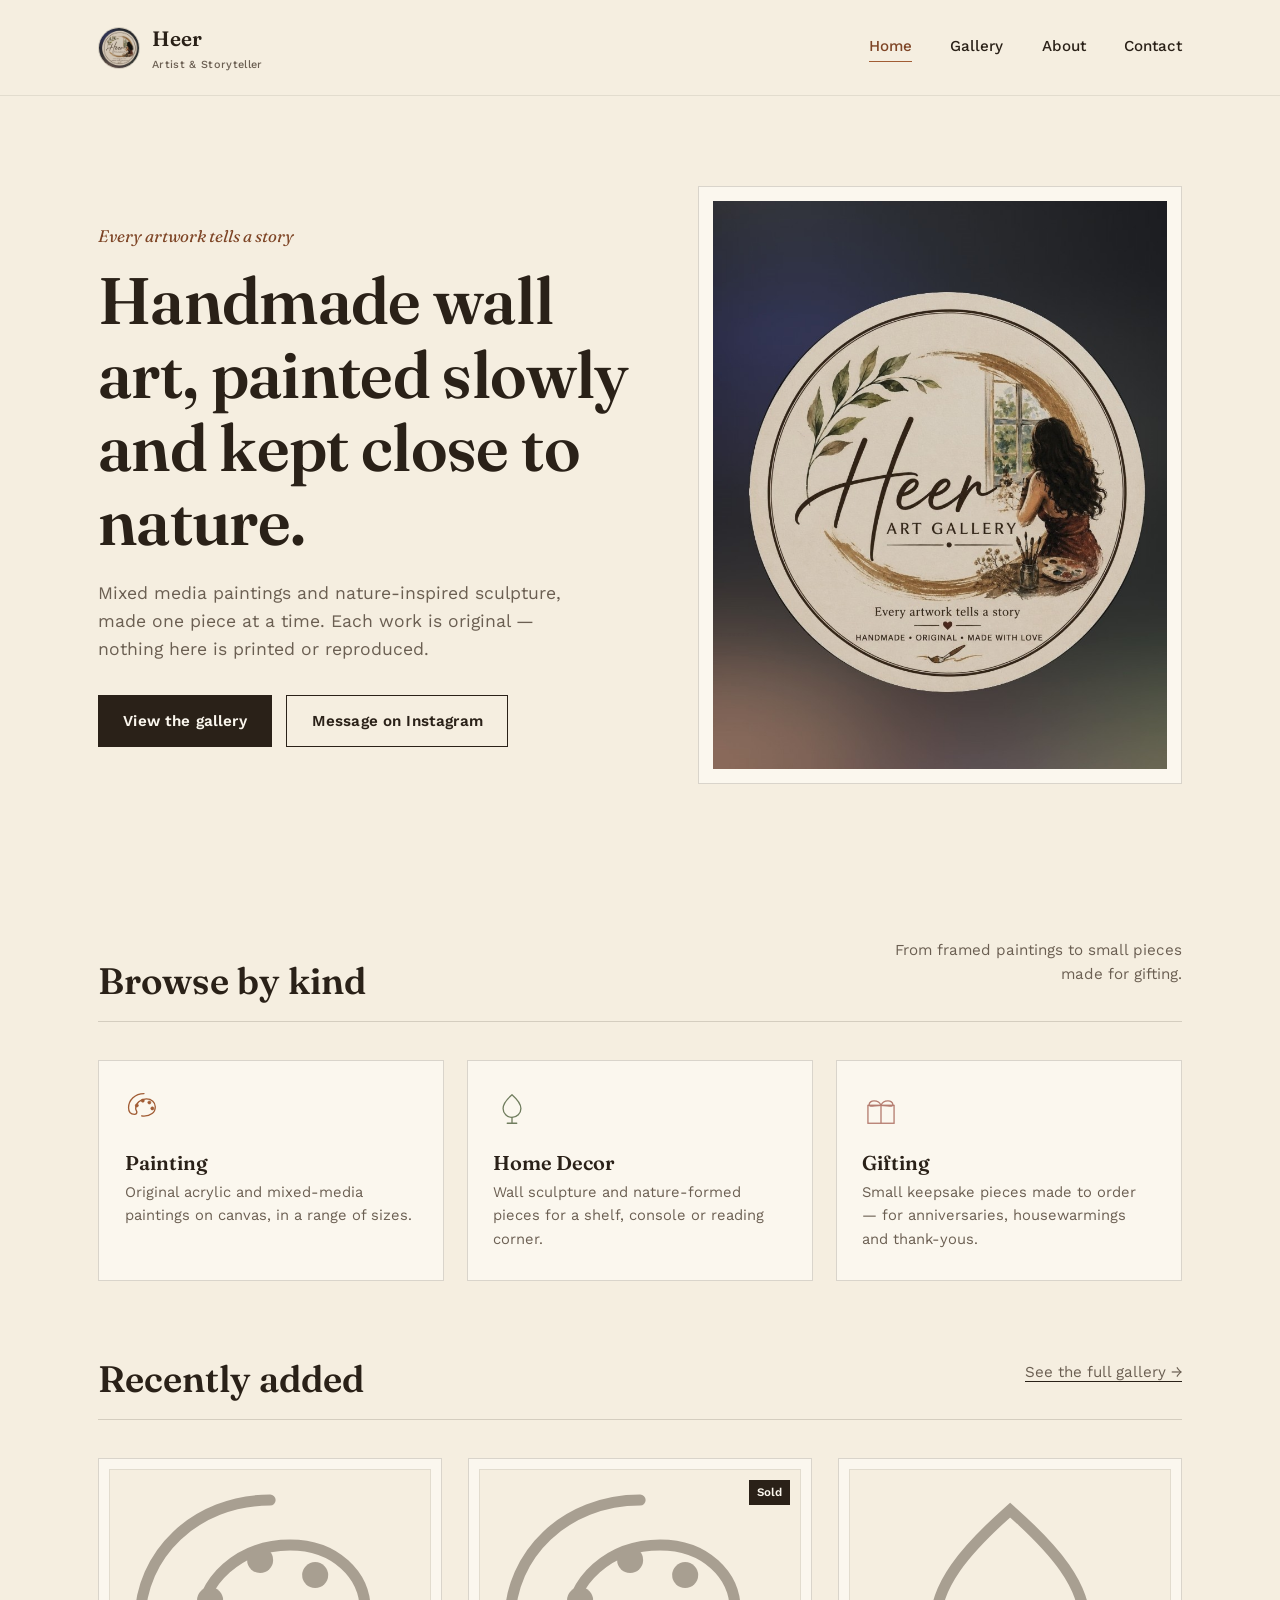
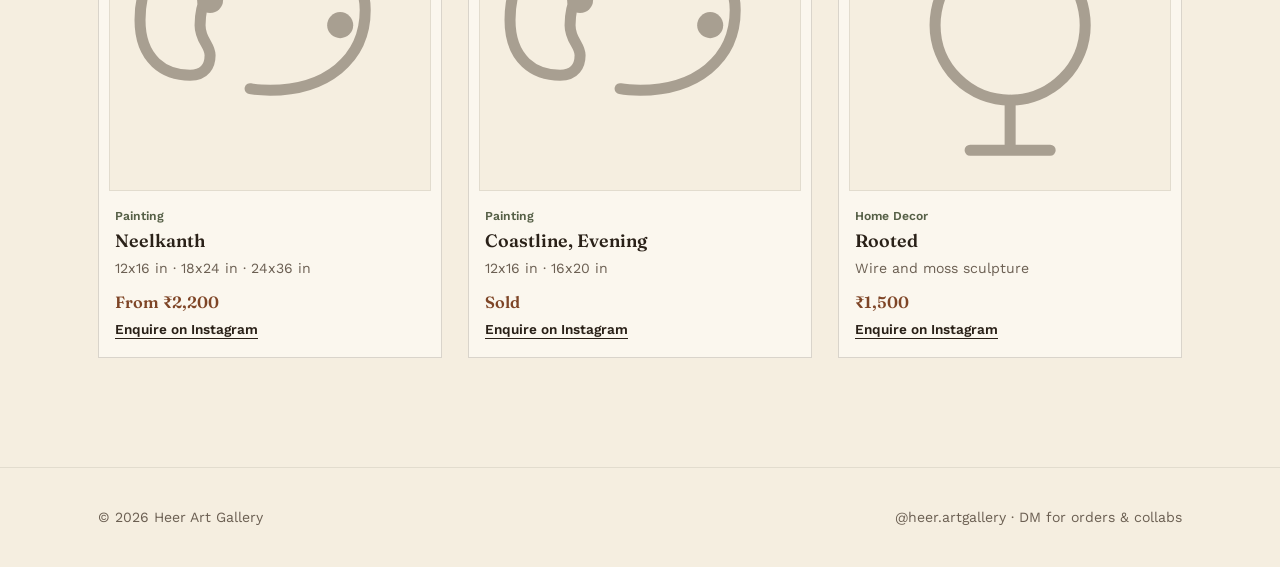
<file: index.html>
<!DOCTYPE html>
<html lang="en">
<head>
<meta charset="UTF-8">
<meta name="viewport" content="width=device-width, initial-scale=1.0">
<title>Heer Art Gallery — Handmade Wall Art & Mixed Media</title>
<meta name="description" content="Heer Art Gallery — original paintings, handmade wall art and mixed media pieces, inspired by nature and made with love. DM for orders and collaborations.">
<link rel="icon" href="images/logo-small.jpg">
<link rel="preconnect" href="https://fonts.googleapis.com">
<link rel="preconnect" href="https://fonts.gstatic.com" crossorigin>
<link href="https://fonts.googleapis.com/css2?family=Fraunces:ital,wght@0,500;0,600;1,500;1,600&family=Work+Sans:wght@400;500;600&display=swap" rel="stylesheet">
<link rel="stylesheet" href="css/style.css">
</head>
<body>

<header class="site-header">
  <div class="wrap">
    <a class="wordmark" href="index.html">
      <img src="images/logo-small.jpg" alt="Heer Art Gallery logo">
      <span>Heer<span class="tag">Artist &amp; Storyteller</span></span>
    </a>
    <button class="nav-toggle" aria-label="Toggle menu" aria-expanded="false">Menu</button>
    <nav class="main-nav">
      <a href="index.html" aria-current="page">Home</a>
      <a href="gallery.html">Gallery</a>
      <a href="about.html">About</a>
      <a href="contact.html">Contact</a>
    </nav>
  </div>
</header>

<section class="hero">
  <div class="wrap">
    <div>
      <p class="hero-eyebrow">Every artwork tells a story</p>
      <h1>Handmade wall art, painted slowly and kept close to nature.</h1>
      <p class="lede">Mixed media paintings and nature-inspired sculpture, made one piece at a time. Each work is original — nothing here is printed or reproduced.</p>
      <div class="hero-actions">
        <a class="btn btn-primary" href="gallery.html">View the gallery</a>
        <a class="btn btn-ghost" href="https://www.instagram.com/heer.artgallery" target="_blank" rel="noopener">Message on Instagram</a>
      </div>
    </div>
    <div class="hero-frame">
      <div class="frame-inner">
        <img src="images/logo.jpg" alt="Heer Art Gallery — every artwork tells a story">
      </div>
    </div>
  </div>
</section>

<section class="section">
  <div class="wrap">
    <div class="section-head">
      <h2>Browse by kind</h2>
      <p class="section-note">From framed paintings to small pieces made for gifting.</p>
    </div>
    <div class="category-tiles">
      <a class="category-tile" href="gallery.html?category=Painting">
        <svg viewBox="0 0 64 64" fill="none" stroke="var(--rust)"><path d="M32 6C17 6 6 17 6 30c0 8 5 11 10 11 3 0 4-2 4-4s-2-3-2-6c0-9 8-16 18-16 9 0 15 6 15 13 0 10-8 16-19 16-1.5 0-3-.1-4-.3" stroke-width="2.2" stroke-linecap="round"/><circle cx="20" cy="26" r="2.6" fill="var(--rust)"/><circle cx="30" cy="18" r="2.6" fill="var(--rust)"/><circle cx="41" cy="21" r="2.6" fill="var(--rust)"/><circle cx="46" cy="31" r="2.6" fill="var(--rust)"/></svg>
        <h3>Painting</h3>
        <p>Original acrylic and mixed-media paintings on canvas, in a range of sizes.</p>
      </a>
      <a class="category-tile" href="gallery.html?category=Home Decor">
        <svg viewBox="0 0 64 64" fill="none" stroke="var(--sage)"><path d="M32 8c9 8 15 15 15 23a15 15 0 1 1-30 0c0-8 6-15 15-23Z" stroke-width="2.2"/><path d="M32 46v10M24 56h16" stroke-width="2.2" stroke-linecap="round"/></svg>
        <h3>Home Decor</h3>
        <p>Wall sculpture and nature-formed pieces for a shelf, console or reading corner.</p>
      </a>
      <a class="category-tile" href="gallery.html?category=Gifting">
        <svg viewBox="0 0 64 64" fill="none" stroke="var(--rose)"><rect x="10" y="26" width="44" height="30" stroke-width="2.2"/><path d="M10 26h44M32 26v30" stroke-width="2.2"/><path d="M32 26c-4-10-20-10-20-1 0 4 8 1 20 1Zm0 0c4-10 20-10 20-1 0 4-8 1-20 1Z" stroke-width="2.2" stroke-linejoin="round"/></svg>
        <h3>Gifting</h3>
        <p>Small keepsake pieces made to order — for anniversaries, housewarmings and thank-yous.</p>
      </a>
    </div>
  </div>
</section>

<section class="section" style="padding-top:0;">
  <div class="wrap">
    <div class="section-head">
      <h2>Recently added</h2>
      <p class="section-note"><a href="gallery.html" style="border-bottom:1px solid var(--ink);">See the full gallery →</a></p>
    </div>
    <div class="gallery-grid" id="home-preview-grid"></div>
  </div>
</section>

<footer class="site-footer">
  <div class="wrap">
    <span>© <span id="year"></span> Heer Art Gallery</span>
    <span><a href="https://www.instagram.com/heer.artgallery" target="_blank" rel="noopener">@heer.artgallery</a> · DM for orders &amp; collabs</span>
  </div>
</footer>

<script src="js/main.js"></script>
</body>
</html>
</file>
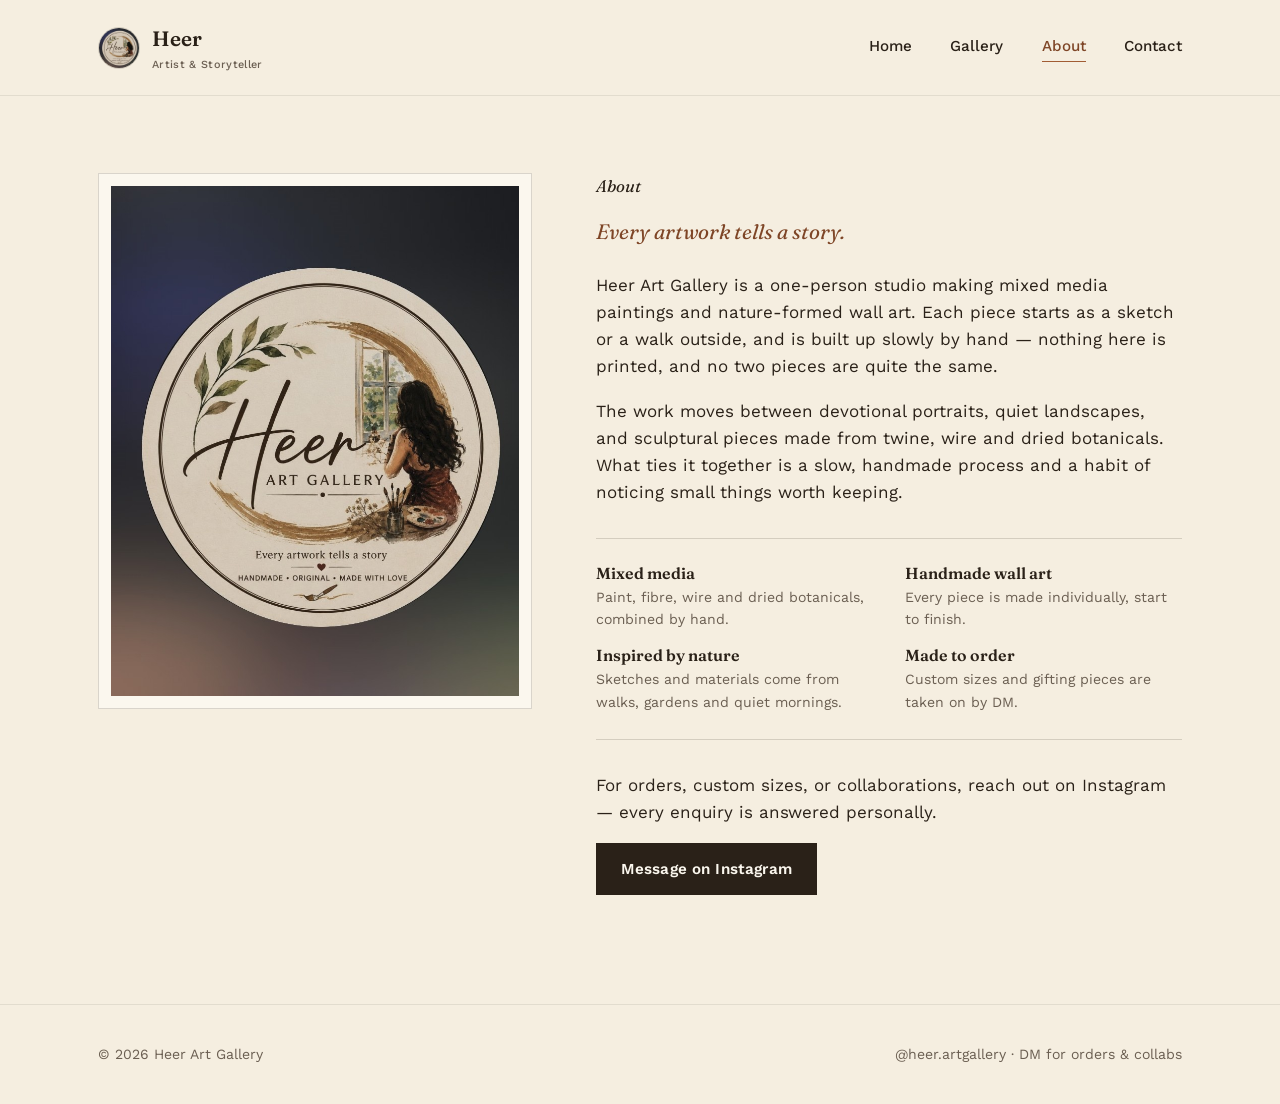
<file: about.html>
<!DOCTYPE html>
<html lang="en">
<head>
<meta charset="UTF-8">
<meta name="viewport" content="width=device-width, initial-scale=1.0">
<title>About — Heer Art Gallery</title>
<meta name="description" content="The story behind Heer Art Gallery — mixed media, handmade wall art, inspired by nature.">
<link rel="icon" href="images/logo-small.jpg">
<link rel="preconnect" href="https://fonts.googleapis.com">
<link rel="preconnect" href="https://fonts.gstatic.com" crossorigin>
<link href="https://fonts.googleapis.com/css2?family=Fraunces:ital,wght@0,500;0,600;1,500;1,600&family=Work+Sans:wght@400;500;600&display=swap" rel="stylesheet">
<link rel="stylesheet" href="css/style.css">
</head>
<body>

<header class="site-header">
  <div class="wrap">
    <a class="wordmark" href="index.html">
      <img src="images/logo-small.jpg" alt="Heer Art Gallery logo">
      <span>Heer<span class="tag">Artist &amp; Storyteller</span></span>
    </a>
    <button class="nav-toggle" aria-label="Toggle menu" aria-expanded="false">Menu</button>
    <nav class="main-nav">
      <a href="index.html">Home</a>
      <a href="gallery.html">Gallery</a>
      <a href="about.html" aria-current="page">About</a>
      <a href="contact.html">Contact</a>
    </nav>
  </div>
</header>

<section class="section">
  <div class="wrap about-layout">
    <div class="about-portrait">
      <div class="frame-inner">
        <img src="images/logo.jpg" alt="Heer, painting by a window">
      </div>
    </div>
    <div class="about-copy">
      <p class="hero-eyebrow">About</p>
      <p class="lede">Every artwork tells a story.</p>
      <p>Heer Art Gallery is a one-person studio making mixed media paintings and nature-formed wall art. Each piece starts as a sketch or a walk outside, and is built up slowly by hand — nothing here is printed, and no two pieces are quite the same.</p>
      <p>The work moves between devotional portraits, quiet landscapes, and sculptural pieces made from twine, wire and dried botanicals. What ties it together is a slow, handmade process and a habit of noticing small things worth keeping.</p>

      <div class="pillars">
        <div>
          <h4>Mixed media</h4>
          <p>Paint, fibre, wire and dried botanicals, combined by hand.</p>
        </div>
        <div>
          <h4>Handmade wall art</h4>
          <p>Every piece is made individually, start to finish.</p>
        </div>
        <div>
          <h4>Inspired by nature</h4>
          <p>Sketches and materials come from walks, gardens and quiet mornings.</p>
        </div>
        <div>
          <h4>Made to order</h4>
          <p>Custom sizes and gifting pieces are taken on by DM.</p>
        </div>
      </div>

      <p>For orders, custom sizes, or collaborations, reach out on Instagram — every enquiry is answered personally.</p>
      <a class="btn btn-primary" href="https://www.instagram.com/heer.artgallery" target="_blank" rel="noopener">Message on Instagram</a>
    </div>
  </div>
</section>

<footer class="site-footer">
  <div class="wrap">
    <span>© <span id="year"></span> Heer Art Gallery</span>
    <span><a href="https://www.instagram.com/heer.artgallery" target="_blank" rel="noopener">@heer.artgallery</a> · DM for orders &amp; collabs</span>
  </div>
</footer>

<script src="js/main.js"></script>
</body>
</html>
</file>
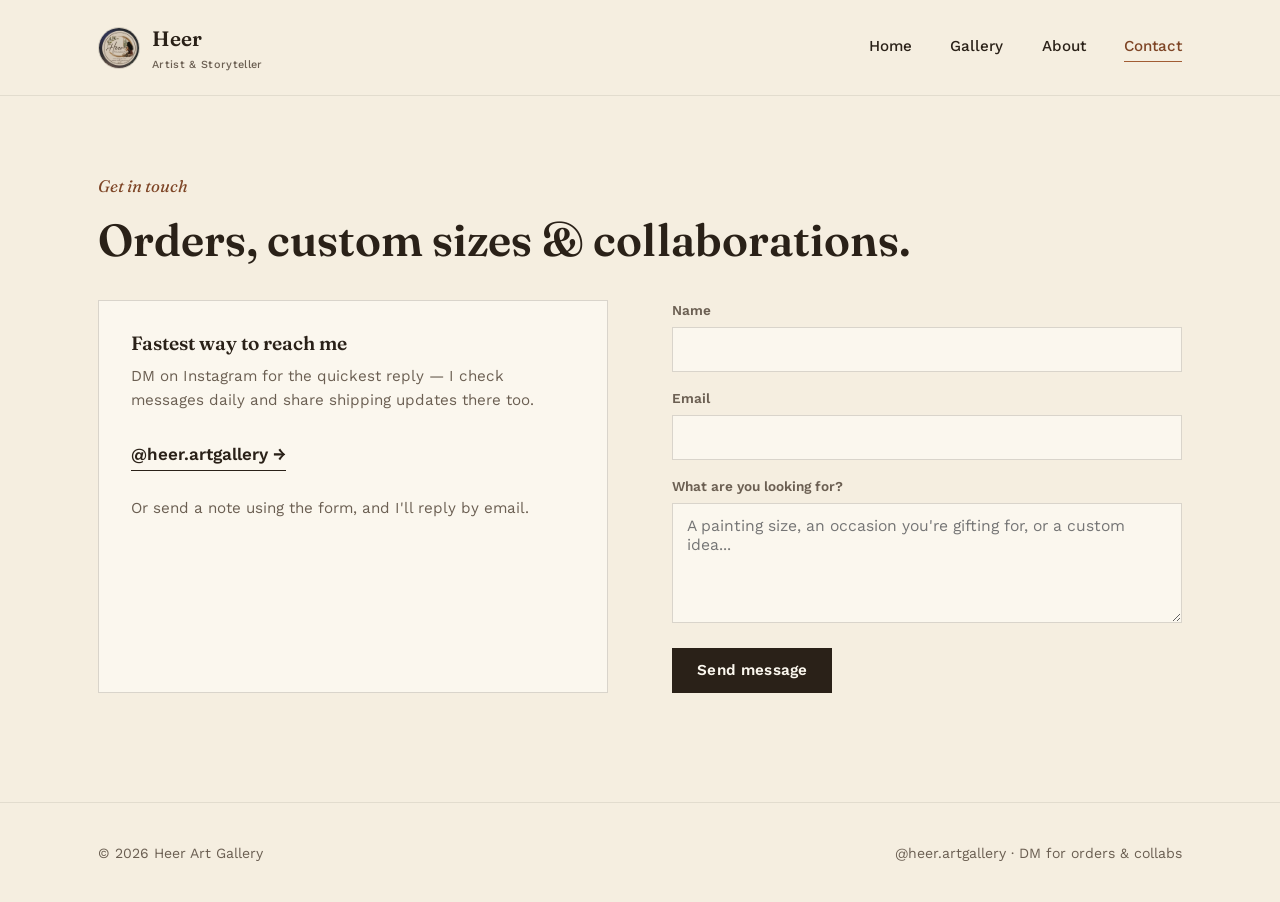
<file: contact.html>
<!DOCTYPE html>
<html lang="en">
<head>
<meta charset="UTF-8">
<meta name="viewport" content="width=device-width, initial-scale=1.0">
<title>Contact — Heer Art Gallery</title>
<meta name="description" content="Get in touch with Heer Art Gallery for orders, custom sizes and collaborations.">
<link rel="icon" href="images/logo-small.jpg">
<link rel="preconnect" href="https://fonts.googleapis.com">
<link rel="preconnect" href="https://fonts.gstatic.com" crossorigin>
<link href="https://fonts.googleapis.com/css2?family=Fraunces:ital,wght@0,500;0,600;1,500;1,600&family=Work+Sans:wght@400;500;600&display=swap" rel="stylesheet">
<link rel="stylesheet" href="css/style.css">
</head>
<body>

<header class="site-header">
  <div class="wrap">
    <a class="wordmark" href="index.html">
      <img src="images/logo-small.jpg" alt="Heer Art Gallery logo">
      <span>Heer<span class="tag">Artist &amp; Storyteller</span></span>
    </a>
    <button class="nav-toggle" aria-label="Toggle menu" aria-expanded="false">Menu</button>
    <nav class="main-nav">
      <a href="index.html">Home</a>
      <a href="gallery.html">Gallery</a>
      <a href="about.html">About</a>
      <a href="contact.html" aria-current="page">Contact</a>
    </nav>
  </div>
</header>

<section class="section">
  <div class="wrap">
    <p class="hero-eyebrow">Get in touch</p>
    <h1 style="font-size:clamp(2rem,4vw,2.8rem);margin-bottom:2.2rem;">Orders, custom sizes &amp; collaborations.</h1>

    <div class="contact-layout">
      <div class="contact-card">
        <h3>Fastest way to reach me</h3>
        <p>DM on Instagram for the quickest reply — I check messages daily and share shipping updates there too.</p>
        <a class="insta-link" href="https://www.instagram.com/heer.artgallery" target="_blank" rel="noopener">@heer.artgallery →</a>
        <p style="margin-top:1.6rem;">Or send a note using the form, and I'll reply by email.</p>
      </div>

      <form class="enquiry-form" name="enquiry" method="POST" data-netlify="true" netlify-honeypot="bot-field">
        <input type="hidden" name="form-name" value="enquiry">
        <p style="display:none;"><label>Don't fill this out: <input name="bot-field"></label></p>

        <div>
          <label for="name">Name</label>
          <input type="text" id="name" name="name" required>
        </div>
        <div>
          <label for="email">Email</label>
          <input type="email" id="email" name="email" required>
        </div>
        <div>
          <label for="message">What are you looking for?</label>
          <textarea id="message" name="message" rows="5" required placeholder="A painting size, an occasion you're gifting for, or a custom idea..."></textarea>
        </div>
        <button class="btn btn-primary" type="submit" style="align-self:flex-start;">Send message</button>
      </form>
    </div>
  </div>
</section>

<footer class="site-footer">
  <div class="wrap">
    <span>© <span id="year"></span> Heer Art Gallery</span>
    <span><a href="https://www.instagram.com/heer.artgallery" target="_blank" rel="noopener">@heer.artgallery</a> · DM for orders &amp; collabs</span>
  </div>
</footer>

<script src="js/main.js"></script>
</body>
</html>
</file>
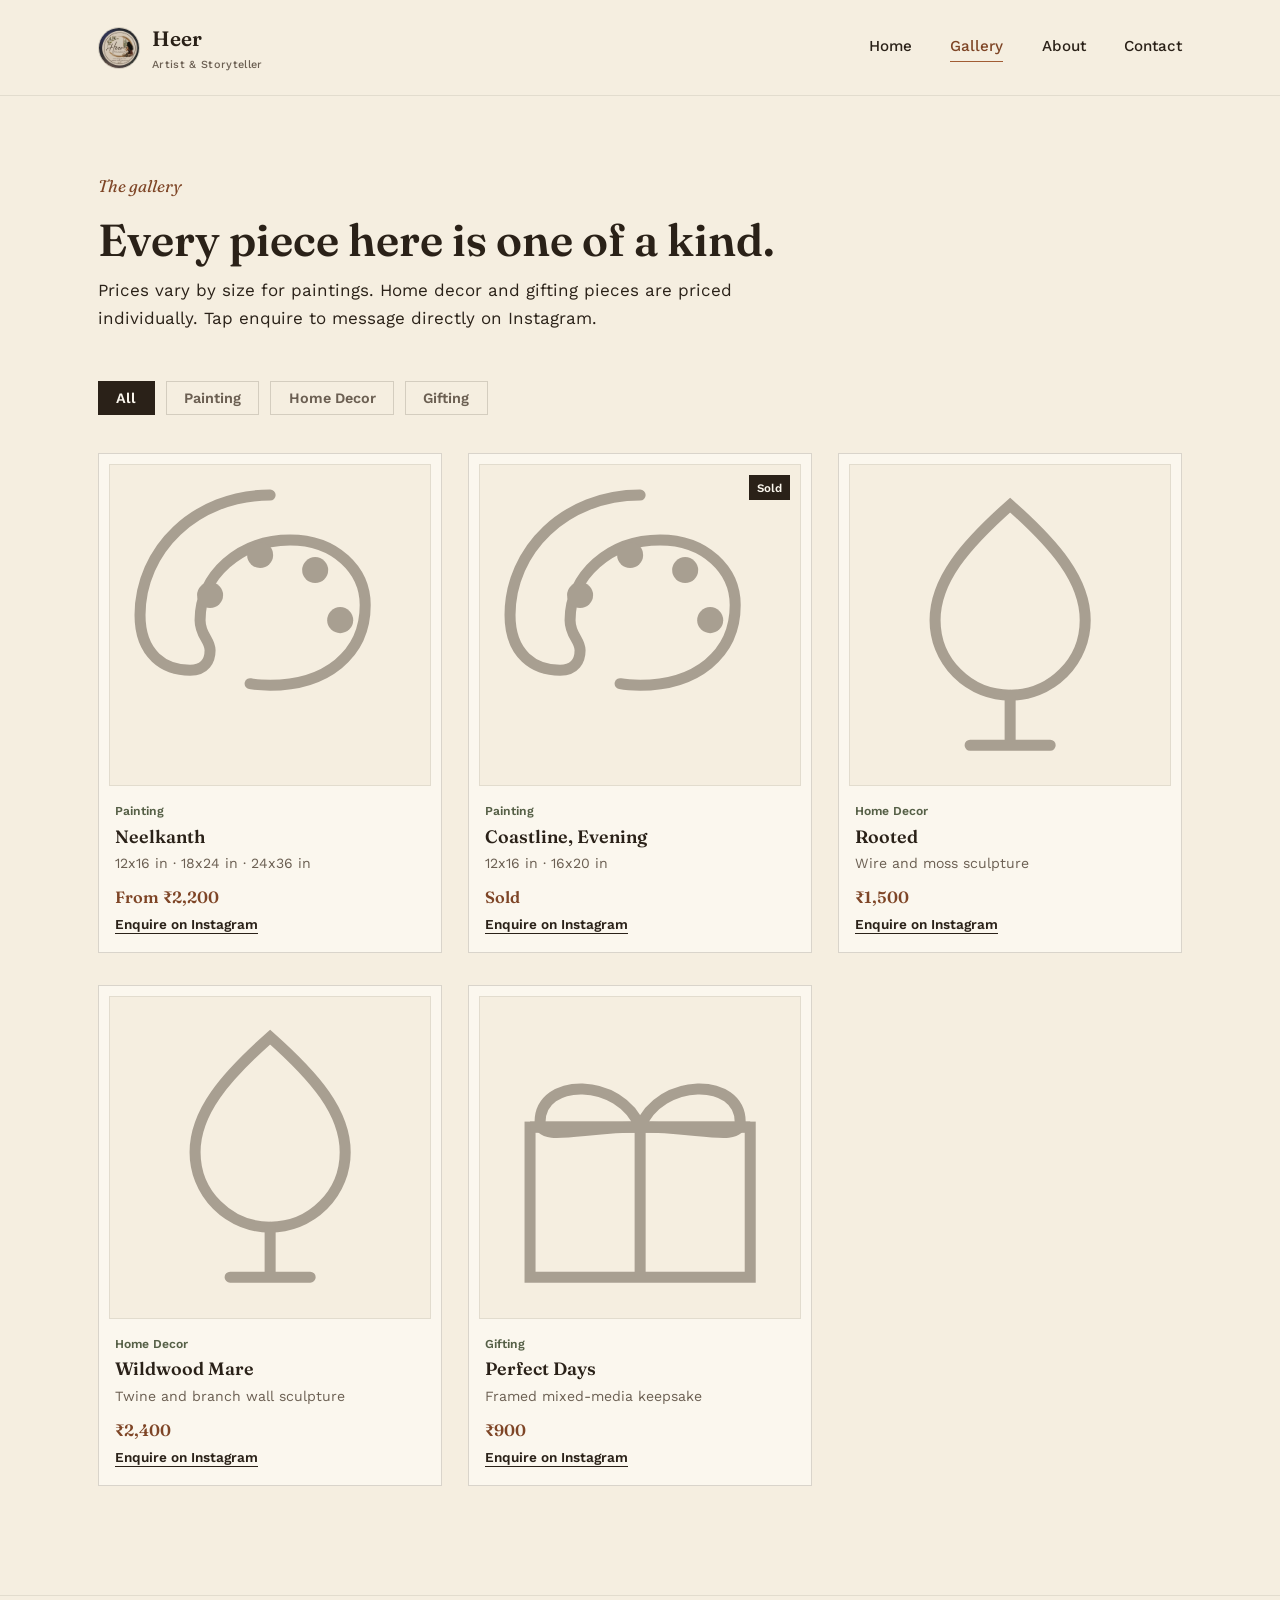
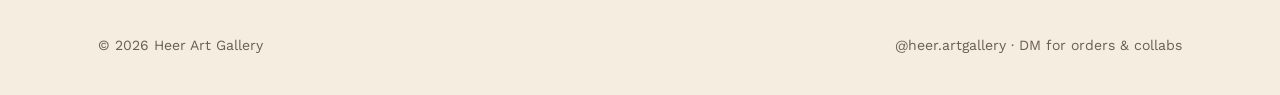
<file: gallery.html>
<!DOCTYPE html>
<html lang="en">
<head>
<meta charset="UTF-8">
<meta name="viewport" content="width=device-width, initial-scale=1.0">
<title>Gallery — Heer Art Gallery</title>
<meta name="description" content="Browse original paintings, home decor and gifting pieces from Heer Art Gallery.">
<link rel="icon" href="images/logo-small.jpg">
<link rel="preconnect" href="https://fonts.googleapis.com">
<link rel="preconnect" href="https://fonts.gstatic.com" crossorigin>
<link href="https://fonts.googleapis.com/css2?family=Fraunces:ital,wght@0,500;0,600;1,500;1,600&family=Work+Sans:wght@400;500;600&display=swap" rel="stylesheet">
<link rel="stylesheet" href="css/style.css">
</head>
<body>

<header class="site-header">
  <div class="wrap">
    <a class="wordmark" href="index.html">
      <img src="images/logo-small.jpg" alt="Heer Art Gallery logo">
      <span>Heer<span class="tag">Artist &amp; Storyteller</span></span>
    </a>
    <button class="nav-toggle" aria-label="Toggle menu" aria-expanded="false">Menu</button>
    <nav class="main-nav">
      <a href="index.html">Home</a>
      <a href="gallery.html" aria-current="page">Gallery</a>
      <a href="about.html">About</a>
      <a href="contact.html">Contact</a>
    </nav>
  </div>
</header>

<section class="section" style="padding-bottom:1rem;">
  <div class="wrap">
    <p class="hero-eyebrow">The gallery</p>
    <h1 style="font-size:clamp(2rem,4vw,2.8rem);">Every piece here is one of a kind.</h1>
    <p class="lede" style="margin-top:0.8rem;">Prices vary by size for paintings. Home decor and gifting pieces are priced individually. Tap enquire to message directly on Instagram.</p>
  </div>
</section>

<section class="section" style="padding-top:1rem;">
  <div class="wrap">
    <div class="filter-row" id="filter-row"></div>
    <div class="gallery-grid" id="gallery-grid"></div>
  </div>
</section>

<footer class="site-footer">
  <div class="wrap">
    <span>© <span id="year"></span> Heer Art Gallery</span>
    <span><a href="https://www.instagram.com/heer.artgallery" target="_blank" rel="noopener">@heer.artgallery</a> · DM for orders &amp; collabs</span>
  </div>
</footer>

<script src="js/main.js"></script>
</body>
</html>
</file>
<file: css/style.css>
/* =========================================================
   Heer Art Gallery — Design Tokens
   A gallery-wall aesthetic: parchment ground, ink-brown type,
   rust and sage as the only two accents. Hairline borders
   stand in for frames — no rounded-card, drop-shadow kit.
   ========================================================= */

:root {
  --cream:        #F5EEE0;
  --cream-soft:   #FBF7EE;
  --ink:          #2A2118;
  --ink-soft:     #6B5F52;
  --rust:         #A15C34;
  --rust-deep:    #7E4526;
  --sage:         #707D5E;
  --sage-deep:    #566047;
  --rose:         #B47C6F;
  --border:       rgba(42, 33, 24, 0.16);
  --border-soft:  rgba(42, 33, 24, 0.09);

  --font-display: "Fraunces", Georgia, serif;
  --font-body:    "Work Sans", -apple-system, sans-serif;

  --max-width: 1180px;
  --gutter: clamp(1.25rem, 4vw, 3rem);
}

* { box-sizing: border-box; }

html {
  scroll-behavior: smooth;
}

body {
  margin: 0;
  background: var(--cream);
  color: var(--ink);
  font-family: var(--font-body);
  font-size: 17px;
  line-height: 1.6;
  -webkit-font-smoothing: antialiased;
}

img { max-width: 100%; display: block; }

a {
  color: inherit;
  text-decoration: none;
}

h1, h2, h3, h4 {
  font-family: var(--font-display);
  font-weight: 600;
  line-height: 1.12;
  margin: 0;
  color: var(--ink);
}

p { margin: 0 0 1em; max-width: 62ch; }

.wrap {
  max-width: var(--max-width);
  margin: 0 auto;
  padding: 0 var(--gutter);
}

:focus-visible {
  outline: 2px solid var(--rust);
  outline-offset: 3px;
}

@media (prefers-reduced-motion: reduce) {
  * { animation: none !important; transition: none !important; scroll-behavior: auto !important; }
}

/* ---------- Buttons ---------- */

.btn {
  display: inline-flex;
  align-items: center;
  gap: 0.5em;
  padding: 0.85em 1.6em;
  font-family: var(--font-body);
  font-size: 0.95rem;
  font-weight: 600;
  letter-spacing: 0.01em;
  border: 1px solid var(--ink);
  background: transparent;
  cursor: pointer;
  transition: background 0.2s ease, color 0.2s ease, border-color 0.2s ease;
}

.btn-primary {
  background: var(--ink);
  color: var(--cream-soft);
}
.btn-primary:hover { background: var(--rust-deep); border-color: var(--rust-deep); }

.btn-ghost {
  border-color: var(--ink);
  color: var(--ink);
}
.btn-ghost:hover { background: var(--ink); color: var(--cream-soft); }

/* ---------- Header ---------- */

.site-header {
  padding: 1.4rem 0;
  border-bottom: 1px solid var(--border-soft);
}

.site-header .wrap {
  display: flex;
  align-items: center;
  justify-content: space-between;
  gap: 1.5rem;
}

.wordmark {
  display: flex;
  align-items: center;
  gap: 0.75rem;
  font-family: var(--font-display);
  font-size: 1.3rem;
  font-weight: 600;
}

.wordmark img {
  width: 42px;
  height: 42px;
  object-fit: cover;
  border-radius: 50%;
  border: 1px solid var(--border);
}

.wordmark span.tag {
  display: block;
  font-family: var(--font-body);
  font-size: 0.68rem;
  font-weight: 500;
  color: var(--ink-soft);
  letter-spacing: 0.03em;
}

.main-nav {
  display: flex;
  align-items: center;
  gap: clamp(1.2rem, 3vw, 2.4rem);
}

.main-nav a {
  font-size: 0.95rem;
  font-weight: 500;
  position: relative;
  padding-bottom: 3px;
}

.main-nav a[aria-current="page"] {
  border-bottom: 1px solid var(--rust);
  color: var(--rust-deep);
}

.main-nav a:hover { color: var(--rust-deep); }

.nav-toggle {
  display: none;
  background: none;
  border: 1px solid var(--ink);
  padding: 0.5em 0.7em;
  cursor: pointer;
  font-family: var(--font-body);
  font-size: 0.9rem;
}

@media (max-width: 720px) {
  .nav-toggle { display: inline-block; }
  .main-nav {
    display: none;
    position: absolute;
    top: 100%;
    left: 0;
    right: 0;
    background: var(--cream-soft);
    border-bottom: 1px solid var(--border);
    flex-direction: column;
    align-items: flex-start;
    padding: 1rem var(--gutter) 1.5rem;
    gap: 1rem;
    z-index: 20;
  }
  .site-header .wrap { position: relative; }
  .main-nav.open { display: flex; }
}

/* ---------- Hero ---------- */

.hero {
  padding: clamp(3rem, 7vw, 6rem) 0 clamp(3rem, 6vw, 5rem);
}

.hero .wrap {
  display: grid;
  grid-template-columns: 1.05fr 0.95fr;
  gap: clamp(2rem, 5vw, 4rem);
  align-items: center;
}

.hero-eyebrow {
  font-family: var(--font-display);
  font-style: italic;
  color: var(--rust-deep);
  font-size: 1.05rem;
  margin-bottom: 0.9rem;
}

.hero h1 {
  font-size: clamp(2.6rem, 5.4vw, 4.1rem);
  letter-spacing: -0.01em;
}

.hero p.lede {
  margin-top: 1.3rem;
  font-size: 1.1rem;
  color: var(--ink-soft);
  max-width: 46ch;
}

.hero-actions {
  display: flex;
  flex-wrap: wrap;
  gap: 0.9rem;
  margin-top: 2rem;
}

.hero-frame {
  border: 1px solid var(--border);
  padding: 14px;
  background: var(--cream-soft);
}

.hero-frame .frame-inner {
  aspect-ratio: 4 / 5;
  overflow: hidden;
  display: flex;
}

.hero-frame .frame-inner svg { width: 100%; height: 100%; }

@media (max-width: 860px) {
  .hero .wrap { grid-template-columns: 1fr; }
  .hero-frame { order: -1; max-width: 380px; margin: 0 auto; }
}

/* ---------- Section scaffolding ---------- */

.section {
  padding: clamp(3rem, 6vw, 5rem) 0;
}

.section-head {
  display: flex;
  align-items: flex-end;
  justify-content: space-between;
  gap: 2rem;
  margin-bottom: 2.4rem;
  border-bottom: 1px solid var(--border);
  padding-bottom: 1.2rem;
}

.section-head h2 {
  font-size: clamp(1.7rem, 3vw, 2.3rem);
}

.section-head .section-note {
  color: var(--ink-soft);
  font-size: 0.95rem;
  max-width: 32ch;
  text-align: right;
}

@media (max-width: 640px) {
  .section-head { flex-direction: column; align-items: flex-start; }
  .section-head .section-note { text-align: left; }
}

/* ---------- Category tiles (home) ---------- */

.category-tiles {
  display: grid;
  grid-template-columns: repeat(3, 1fr);
  gap: 1.4rem;
}

.category-tile {
  border: 1px solid var(--border);
  padding: 1.8rem 1.6rem;
  background: var(--cream-soft);
  transition: border-color 0.2s ease, transform 0.2s ease;
}

.category-tile:hover {
  border-color: var(--rust);
  transform: translateY(-3px);
}

.category-tile svg { width: 38px; height: 38px; margin-bottom: 1rem; }
.category-tile h3 { font-size: 1.25rem; margin-bottom: 0.4rem; }
.category-tile p { color: var(--ink-soft); font-size: 0.92rem; margin-bottom: 0; }

@media (max-width: 720px) {
  .category-tiles { grid-template-columns: 1fr; }
}

/* ---------- Gallery grid & filters ---------- */

.filter-row {
  display: flex;
  flex-wrap: wrap;
  gap: 0.7rem;
  margin-bottom: 2.4rem;
}

.filter-btn {
  font-family: var(--font-body);
  font-size: 0.9rem;
  font-weight: 600;
  padding: 0.55em 1.2em;
  border: 1px solid var(--border);
  background: transparent;
  color: var(--ink-soft);
  cursor: pointer;
  transition: all 0.15s ease;
}

.filter-btn:hover { border-color: var(--ink); color: var(--ink); }

.filter-btn.active {
  background: var(--ink);
  border-color: var(--ink);
  color: var(--cream-soft);
}

.gallery-grid {
  display: grid;
  grid-template-columns: repeat(3, 1fr);
  gap: 2rem 1.6rem;
}

@media (max-width: 900px) {
  .gallery-grid { grid-template-columns: repeat(2, 1fr); }
}
@media (max-width: 560px) {
  .gallery-grid { grid-template-columns: 1fr; }
  .category-tiles { grid-template-columns: 1fr; }
}

.art-card {
  border: 1px solid var(--border);
  background: var(--cream-soft);
  padding: 10px;
  display: flex;
  flex-direction: column;
}

.art-card .art-frame {
  aspect-ratio: 1 / 1;
  overflow: hidden;
  border: 1px solid var(--border-soft);
  background: var(--cream);
  position: relative;
}

.art-card .art-frame img,
.art-card .art-frame svg {
  width: 100%;
  height: 100%;
  object-fit: cover;
}

.art-card .sold-badge {
  position: absolute;
  top: 10px;
  right: 10px;
  background: var(--ink);
  color: var(--cream-soft);
  font-size: 0.72rem;
  font-weight: 600;
  padding: 0.3em 0.7em;
}

.art-card .art-info {
  padding: 1rem 0.4rem 0.3rem;
}

.art-card .art-cat {
  font-size: 0.76rem;
  color: var(--sage-deep);
  font-weight: 600;
  margin-bottom: 0.3rem;
}

.art-card h3 {
  font-size: 1.12rem;
  margin-bottom: 0.35rem;
}

.art-card .art-meta {
  color: var(--ink-soft);
  font-size: 0.88rem;
  margin-bottom: 0.6rem;
}

.art-card .art-price {
  font-family: var(--font-display);
  font-weight: 600;
  color: var(--rust-deep);
  font-size: 1.02rem;
}

.art-card .art-enquire {
  margin-top: 0.7rem;
  font-size: 0.85rem;
  font-weight: 600;
  color: var(--ink);
  border-bottom: 1px solid var(--ink);
  align-self: flex-start;
  padding-bottom: 1px;
}
.art-card .art-enquire:hover { color: var(--rust-deep); border-color: var(--rust-deep); }

.empty-state {
  text-align: center;
  padding: 3rem 1rem;
  color: var(--ink-soft);
  border: 1px dashed var(--border);
}

/* ---------- About page ---------- */

.about-layout {
  display: grid;
  grid-template-columns: 0.85fr 1.15fr;
  gap: clamp(2rem, 5vw, 4rem);
  align-items: start;
}

.about-portrait {
  border: 1px solid var(--border);
  padding: 12px;
  background: var(--cream-soft);
  position: sticky;
  top: 2rem;
}

.about-portrait .frame-inner { aspect-ratio: 4/5; overflow: hidden; }
.about-portrait svg, .about-portrait img { width: 100%; height: 100%; object-fit: cover; }

.about-copy p { max-width: 60ch; color: var(--ink); }
.about-copy .lede { font-family: var(--font-display); font-style: italic; font-size: 1.3rem; color: var(--rust-deep); max-width: 22ch; margin-bottom: 1.5rem; }

.pillars {
  display: grid;
  grid-template-columns: repeat(2, 1fr);
  gap: 1rem 2rem;
  margin: 2rem 0;
  padding: 1.6rem 0;
  border-top: 1px solid var(--border);
  border-bottom: 1px solid var(--border);
}
.pillars div h4 { font-size: 1rem; margin-bottom: 0.2rem; }
.pillars div p { font-size: 0.88rem; color: var(--ink-soft); margin-bottom: 0; }

@media (max-width: 780px) {
  .about-layout { grid-template-columns: 1fr; }
  .about-portrait { position: static; max-width: 320px; }
  .pillars { grid-template-columns: 1fr; }
}

/* ---------- Contact ---------- */

.contact-layout {
  display: grid;
  grid-template-columns: 1fr 1fr;
  gap: clamp(2rem, 5vw, 4rem);
}

.contact-card {
  border: 1px solid var(--border);
  background: var(--cream-soft);
  padding: 2rem;
}

.contact-card h3 { margin-bottom: 0.6rem; font-size: 1.2rem; }
.contact-card p { color: var(--ink-soft); font-size: 0.95rem; }

.insta-link {
  display: inline-flex;
  align-items: center;
  gap: 0.5em;
  margin-top: 0.8rem;
  font-weight: 600;
  border-bottom: 1px solid var(--ink);
  padding-bottom: 2px;
}
.insta-link:hover { color: var(--rust-deep); border-color: var(--rust-deep); }

form.enquiry-form {
  display: flex;
  flex-direction: column;
  gap: 1rem;
}

.enquiry-form label {
  font-size: 0.85rem;
  font-weight: 600;
  color: var(--ink-soft);
  display: block;
  margin-bottom: 0.35rem;
}

.enquiry-form input,
.enquiry-form textarea {
  width: 100%;
  font-family: var(--font-body);
  font-size: 0.98rem;
  padding: 0.75em 0.9em;
  border: 1px solid var(--border);
  background: var(--cream-soft);
  color: var(--ink);
}

.enquiry-form input:focus,
.enquiry-form textarea:focus {
  border-color: var(--rust);
}

@media (max-width: 780px) {
  .contact-layout { grid-template-columns: 1fr; }
}

/* ---------- Footer ---------- */

.site-footer {
  border-top: 1px solid var(--border-soft);
  padding: 2.4rem 0;
  margin-top: 2rem;
}

.site-footer .wrap {
  display: flex;
  flex-wrap: wrap;
  justify-content: space-between;
  gap: 1rem;
  font-size: 0.88rem;
  color: var(--ink-soft);
}

.site-footer a:hover { color: var(--rust-deep); }
</file>
